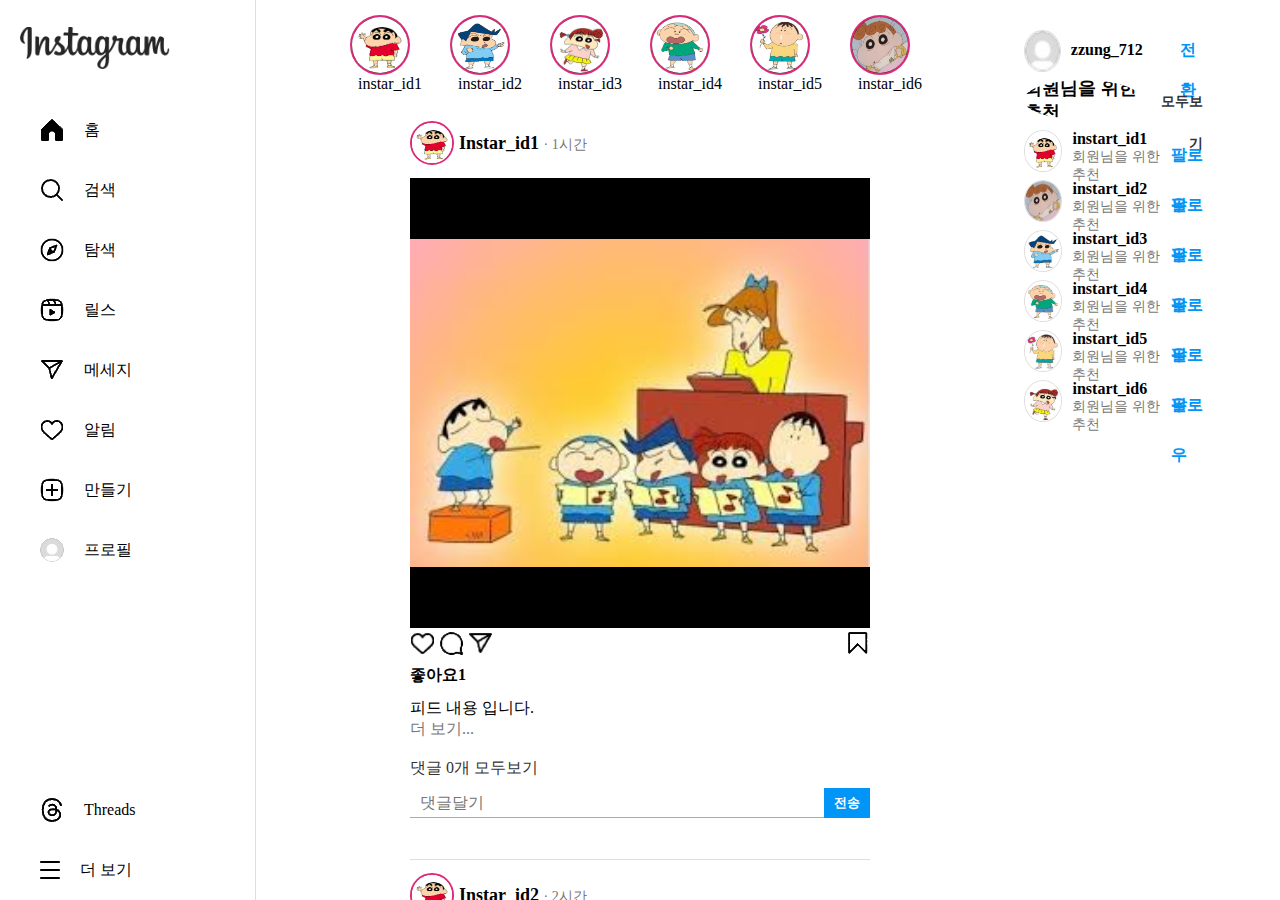
<file: index.html>
<!DOCTYPE html>
<html lang="ko">
<head>
 <meta charset="UTF-8">
 <meta name="viewport" content="width=device-width, initial-scale=1.0">
 <title>Instargram</title>
 <link rel="stylesheet" href="css/reset.css">
 <link rel="stylesheet" href="css/style.css">
 <script src="js/script.js" defer></script>
</head>
<body>
 <div class="wrap">
  <header id="header">
   <div class="menu_wrap">
    <div class="menu">
     <div class="logo">
      <a href="index.html">
       <img src="img/login_logo.png" alt="x">
      </a>
     </div>
     <ul>
      <li><a href="index.html"><img src="img/home.png" alt="x"><p>홈</p></a></li>
      <li class="s_click"><a href="#"><img src="img/search.png" alt="x"><p>검색</p></a></li>
      <li><a href="explore.html"><img src="img/explore.png" alt="x"><p>탐색</p></a></li>
      <li><a href="reels.html"><img src="img/reels.png" alt="x"><p>릴스</p></a></li>
      <li><a href="dm.html"><img src="img/dm.png" alt="x"><p>메세지</p></a></li>
      <li class="l_cilck"><a href="#"><img src="img/like.png" alt="x"><p>알림</p></a></li>
      <li class="c_click"><a href="#"><img src="img/create.png" alt="x"><p>만들기</p></a></li>
      <li><a href="profile.html"><img src="img/profile.png" alt="x"><p>프로필</p></a></li>
     </ul>
    </div>
    <!-- menu end -->
    <div class="hammenu">
     <ul>
      <li><a href="#"><img src="img/threades.png" alt="x"><p>Threads</p></a></li>
      <li><a href="#"><img src="img/hamMenu.png" alt="x"><p>더 보기</p></a></li>
     </ul>
    </div>
   </div>   
   <!-- menu_wrap end -->

   <div class="mobile_menu">
    <div class="menu">
     <div class="logo">
      <a href="index.html">
       <img src="img/home.png" alt="x">
      </a>
     </div>
     <ul>
      <li><a href="index.html"><img src="img/home.png" alt="x"></a></li>
      <li class="m_click"><a href="#"><img src="img/search.png" alt="x"></a></li>
      <li><a href="explore.html"><img src="img/explore.png" alt="x"></a></li>
      <li><a href="reels.html"><img src="img/reels.png" alt="x"></a></li>
      <li><a href="dm.html"><img src="img/dm.png" alt="x"></a></li>
      <li class="m_lclick"><a href="#"><img src="img/like.png" alt="x"></a></li>
      <li class="m_cclick"><a href="#"><img src="img/create.png" alt="x"></a></li>
      <li><a href="profile.html"><img src="img/profile.png" alt="x"></a></li>
     </ul>
    </div>
    <!-- menu end -->
    <div class="hammenu">
     <ul>
      <li><a href="#"><img src="img/threades.png" alt="x"></a></li>
      <li><a href="#"><img src="img/hamMenu.png" alt="x"></a></li>
     </ul>
    </div>
   </div>
   <!-- menu_wrap end -->

<!-- 검색창 -->
   <div class="search_wrap">
    <div class="search">
      <form action="" method="get">
        <ul>
          <li><p>검색</p></li>
          <li><input type="text"></li>
        </ul>
      </form>
    </div>
    <!-- search end -->
    <div class="search_list">
      <p>최근 검색 항목</p>
      <p class="center">최근 검색내역 없음.</p>
    </div>
   </div>
   <!-- search_wrap end -->

   <!-- 알림창 -->
   <div class="like_wrap">
    
   </div>
   <!-- like_wrap end -->
  </header>
  <!-- header end -->

<!-- 만들기창 -->
<div class="create_wrap">
 <div class="create_bg">
  <div class="close">X</div>
 </div>
 <div class="create"></div>
</div>
<!-- create_wrap end -->

  <section id="contents">
   <div class="main_wrap">
    <div class="story">
     <ul>
      <li>
       <a href="#">
        <p><img src="img/zzanggu.PNG" alt="x"></p>
        <p>instar_id1</p>
       </a>
      </li>
      <li>
       <a href="#">
        <p><img src="img/chulsoo.PNG" alt="x"></p>
        <p>instar_id2</p>
       </a>
      </li>
      <li>
       <a href="#">
        <p><img src="img/yuri.PNG" alt="x"></p>
        <p>instar_id3</p>
       </a>
      </li>
      <li>
       <a href="#">
        <p><img src="img/hun.PNG" alt="x"></p>
        <p>instar_id4</p>
       </a>
      </li>
      <li>
       <a href="#">
        <p><img src="img/meanggu.PNG" alt="x"></p>
        <p>instar_id5</p>
       </a>
      </li>
      <li>
       <a href="#">
        <p><img src="img/zzangah.PNG" alt="x"></p>
        <p>instar_id6</p>
       </a>
      </li>
     </ul>
    </div>
    <!-- story end -->
    <div class="feed_wrap">
     <!-- js에서 feed 1~5 for문 돌림 -->
    </div>
    <!-- feed_wrap end -->
   </div>
   <!-- main_wrap end -->
  </section>
  <footer id="footer">
    <div class="connect_wrap">
      <div class="mypage">
        <ul>
          <li><img src="img/profile.png" alt="x"></li>
          <li>
           <p>zzung_712</p>
          </li>
          <li><span>전환</span></li>
        </ul>
      </div>
      <!-- mypage end -->
      <div class="connect">
        <ul class="co_tit">
          <li>회원님을 위한 추천</li>
          <li><a href="#">모두보기</a></li>
        </ul>
        <ul>
          <li><img src="img/zzanggu.PNG" alt="x"></li>
          <li>
            <p>instart_id1</p>
            <p class="txt">회원님을 위한 추천</p>
          </li>
          <li>
            <span class="follow">팔로우</span>
            <span class="following">팔로잉</span>
          </li>
        </ul>
        <ul>
          <li><img src="img/zzangah.PNG" alt="x"></li>
          <li>
            <p>instart_id2</p>
            <p class="txt">회원님을 위한 추천</p>
          </li>
          <li>
            <span class="follow">팔로우</span>
            <span class="following">팔로잉</span>
          </li>
        </ul>
        <ul>
          <li><img src="img/chulsoo.PNG" alt="x"></li>
          <li>
            <p>instart_id3</p>
            <p class="txt">회원님을 위한 추천</p>
          </li>
          <li>
            <span class="follow">팔로우</span>
            <span class="following">팔로잉</span>
          </li>
        </ul>
        <ul>
          <li><img src="img/hun.PNG" alt="x"></li>
          <li>
            <p>instart_id4</p>
            <p class="txt">회원님을 위한 추천</p>
          </li>
          <li>
            <span class="follow">팔로우</span>
            <span class="following">팔로잉</span>
          </li>
        </ul>
        <ul>
          <li><img src="img/meanggu.PNG" alt="x"></li>
          <li>
            <p>instart_id5</p>
            <p class="txt">회원님을 위한 추천</p>
          </li>
          <li>
            <span class="follow">팔로우</span>
            <span class="following">팔로잉</span>
          </li>
        </ul>
        <ul>
          <li><img src="img/yuri.PNG" alt="x"></li>
          <li>
            <p>instart_id6</p>
            <p class="txt">회원님을 위한 추천</p>
          </li>
          <li>
            <span class="follow">팔로우</span>
            <span class="following">팔로잉</span>
          </li>
        </ul>
      </div>
    </div>
    <!-- connect_wrap end -->
  </footer>
 </div>
</body>
</html>
</file>
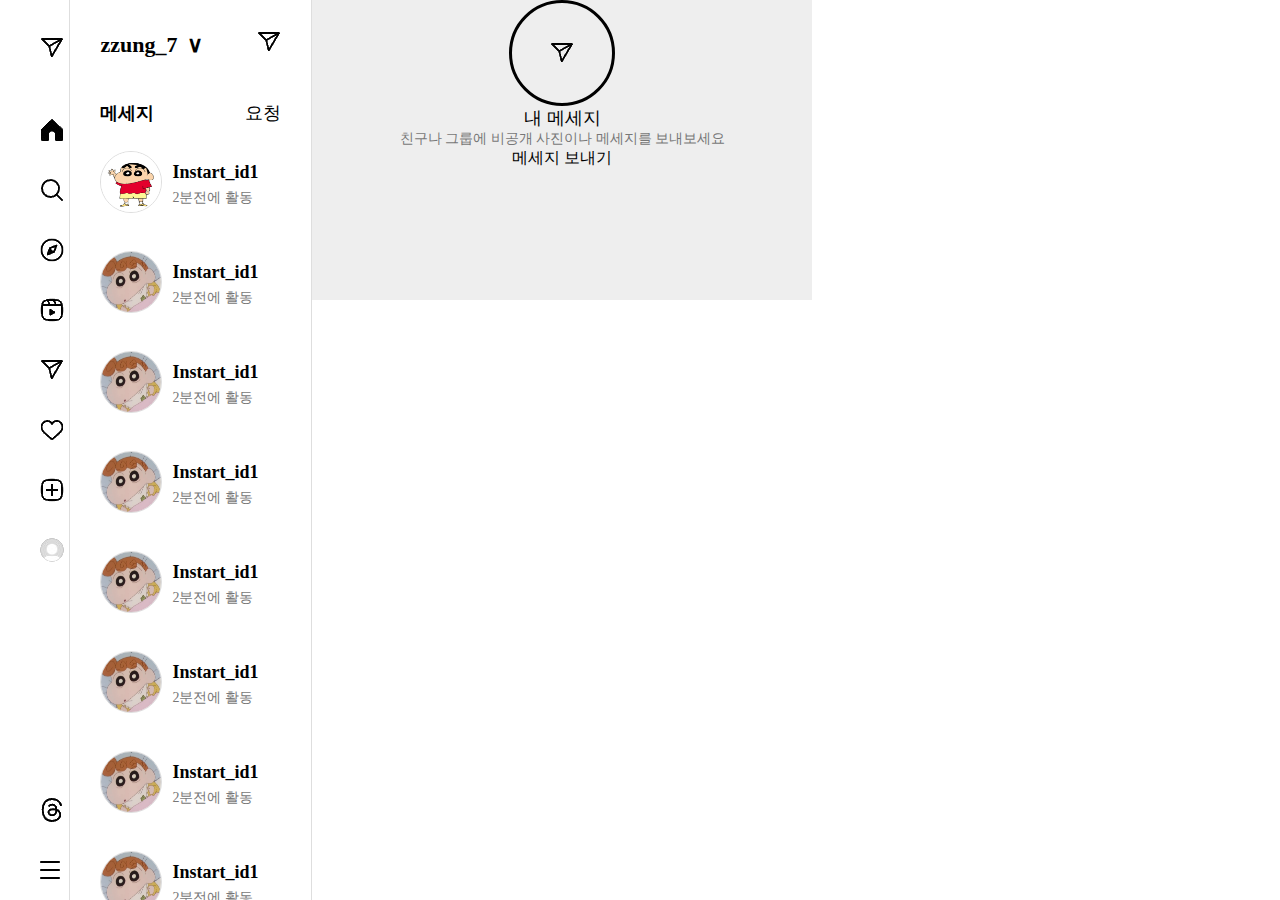
<file: dm.html>
<!DOCTYPE html>
<html lang="en">
<head>
 <meta charset="UTF-8">
 <meta name="viewport" content="width=device-width, initial-scale=1.0">
 <title>받은 메세지함 · Direct</title>
 <link rel="stylesheet" href="css/reset.css">
 <link rel="stylesheet" href="css/dm.css">
</head>
<body>
 <div class="wrap">
  <header id="header">
   <div class="menu_wrap">
    <div class="menu">
     <div class="logo">
      <a href="index.html">
       <img class="logo_dn" src="img/dm.png" alt="x">
      </a>
     </div>
     <ul>
      <li><a href="index.html"><img src="img/home.png" alt="x"><p>홈</p></a></li>
      <li><a href="#"><img src="img/search.png" alt="x"><p>검색</p></a></li>
      <li><a href="explore.html"><img src="img/explore.png" alt="x"><p>탐색</p></a></li>
      <li><a href="reels.html"><img src="img/reels.png" alt="x"><p>릴스</p></a></li>
      <li><a href="dm.html"><img src="img/dm.png" alt="x"><p>메세지</p></a></li>
      <li><a href="like.html"><img src="img/like.png" alt="x"><p>알림</p></a></li>
      <li><a href="create.html"><img src="img/create.png" alt="x"><p>만들기</p></a></li>
      <li><a href="profile.html"><img src="img/profile.png" alt="x"><p>프로필</p></a></li>
     </ul>
    </div>
    <!-- menu end -->
    <div class="hammenu">
     <ul>
      <li><a href="#"><img src="img/threades.png" alt="x"><p>Threads</p></a></li>
      <li><a href="#"><img src="img/hamMenu.png" alt="x"><p>더 보기</p></a></li>
     </ul>
    </div>
   </div>
   <!-- menu_wrap end -->
  </header>
  <!-- header end -->
  <section id="contents">
   <div class="dm_list_wrap">
    <div class="my_id">
     <ul>
      <li><p>zzung_7</p><span>∨</span></li>
      <li><a href="#"><img src="img/dm.png" alt="x"></a></li>
     </ul>
    </div>
    <!-- my_id end -->
    <div class="dm_tit">
     <ul>
      <li>메세지</li>
      <li>요청</li>
     </ul>
    </div>
    <!-- dm_tit end -->
    <div class="dm_list">
      <ul>
       <a href="#">
        <li class="pro_img">
         <img src="img/zzanggu.PNG" alt="x">
        </li>
        <li>
         <p class="dm_id">Instart_id1</p>
         <p class="dm_active">2분전에 활동</p>
        </li>
       </a>
      </ul>
      <ul>
       <a href="#">
        <li class="pro_img">
         <img src="img/zzangah.PNG" alt="x">
        </li>
        <li>
         <p class="dm_id">Instart_id1</p>
         <p class="dm_active">2분전에 활동</p>
        </li>
       </a>
      </ul>
      <ul>
       <a href="#">
        <li class="pro_img">
         <img src="img/zzangah.PNG" alt="x">
        </li>
        <li>
         <p class="dm_id">Instart_id1</p>
         <p class="dm_active">2분전에 활동</p>
        </li>
       </a>
      </ul>
      <ul>
       <a href="#">
        <li class="pro_img">
         <img src="img/zzangah.PNG" alt="x">
        </li>
        <li>
         <p class="dm_id">Instart_id1</p>
         <p class="dm_active">2분전에 활동</p>
        </li>
       </a>
      </ul>
      <ul>
       <a href="#">
        <li class="pro_img">
         <img src="img/zzangah.PNG" alt="x">
        </li>
        <li>
         <p class="dm_id">Instart_id1</p>
         <p class="dm_active">2분전에 활동</p>
        </li>
       </a>
      </ul>
      <ul>
       <a href="#">
        <li class="pro_img">
         <img src="img/zzangah.PNG" alt="x">
        </li>
        <li>
         <p class="dm_id">Instart_id1</p>
         <p class="dm_active">2분전에 활동</p>
        </li>
       </a>
      </ul>
      <ul>
       <a href="#">
        <li class="pro_img">
         <img src="img/zzangah.PNG" alt="x">
        </li>
        <li>
         <p class="dm_id">Instart_id1</p>
         <p class="dm_active">2분전에 활동</p>
        </li>
       </a>
      </ul>
      <ul>
       <a href="#">
        <li class="pro_img">
         <img src="img/zzangah.PNG" alt="x">
        </li>
        <li>
         <p class="dm_id">Instart_id1</p>
         <p class="dm_active">2분전에 활동</p>
        </li>
       </a>
      </ul>
      <ul>
       <a href="#">
        <li class="pro_img">
         <img src="img/zzangah.PNG" alt="x">
        </li>
        <li>
         <p class="dm_id">Instart_id1</p>
         <p class="dm_active">2분전에 활동</p>
        </li>
       </a>
      </ul>
      <ul>
       <a href="#">
        <li class="pro_img">
         <img src="img/zzangah.PNG" alt="x">
        </li>
        <li>
         <p class="dm_id">Instart_id1</p>
         <p class="dm_active">2분전에 활동</p>
        </li>
       </a>
      </ul>
      <ul>
       <a href="#">
        <li class="pro_img">
         <img src="img/zzangah.PNG" alt="x">
        </li>
        <li>
         <p class="dm_id">Instart_id1</p>
         <p class="dm_active">2분전에 활동</p>
        </li>
       </a>
      </ul>
      <ul>
       <a href="#">
        <li class="pro_img">
         <img src="img/zzangah.PNG" alt="x">
        </li>
        <li>
         <p class="dm_id">Instart_id1</p>
         <p class="dm_active">2분전에 활동</p>
        </li>
       </a>
      </ul>
      <ul>
       <a href="#">
        <li class="pro_img">
         <img src="img/zzangah.PNG" alt="x">
        </li>
        <li>
         <p class="dm_id">Instart_id1</p>
         <p class="dm_active">2분전에 활동</p>
        </li>
       </a>
      </ul>
      <ul>
       <a href="#">
        <li class="pro_img">
         <img src="img/zzangah.PNG" alt="x">
        </li>
        <li>
         <p class="dm_id">Instart_id1</p>
         <p class="dm_active">2분전에 활동</p>
        </li>
       </a>
      </ul>
      <ul>
       <a href="#">
        <li class="pro_img">
         <img src="img/zzangah.PNG" alt="x">
        </li>
        <li>
         <p class="dm_id">Instart_id1</p>
         <p class="dm_active">2분전에 활동</p>
        </li>
       </a>
      </ul>
      <ul>
       <a href="#">
        <li class="pro_img">
         <img src="img/zzangah.PNG" alt="x">
        </li>
        <li>
         <p class="dm_id">Instart_id1</p>
         <p class="dm_active">2분전에 활동</p>
        </li>
       </a>
      </ul>
      <ul>
       <a href="#">
        <li class="pro_img">
         <img src="img/zzangah.PNG" alt="x">
        </li>
        <li>
         <p class="dm_id">Instart_id1</p>
         <p class="dm_active">2분전에 활동</p>
        </li>
       </a>
      </ul>
     </div>
     <!-- dm_list end -->
   </div>
   <!-- dm_list_wrap end -->
    <div class="my_dm_wrap">
     <div class="dm_wrap">
      <ul>
       <li>
        <img src="img/dm.png" alt="x">
       </li>
       <li>내 메세지</li>
       <li>친구나 그룹에 비공개 사진이나 메세지를 보내보세요</li>
       <li class="send">메세지 보내기</li>
      </ul>
     </div>
    </div>
    <!-- my_dm_wrap end -->
  </section>
 </div>
</body>
</html>
</file>
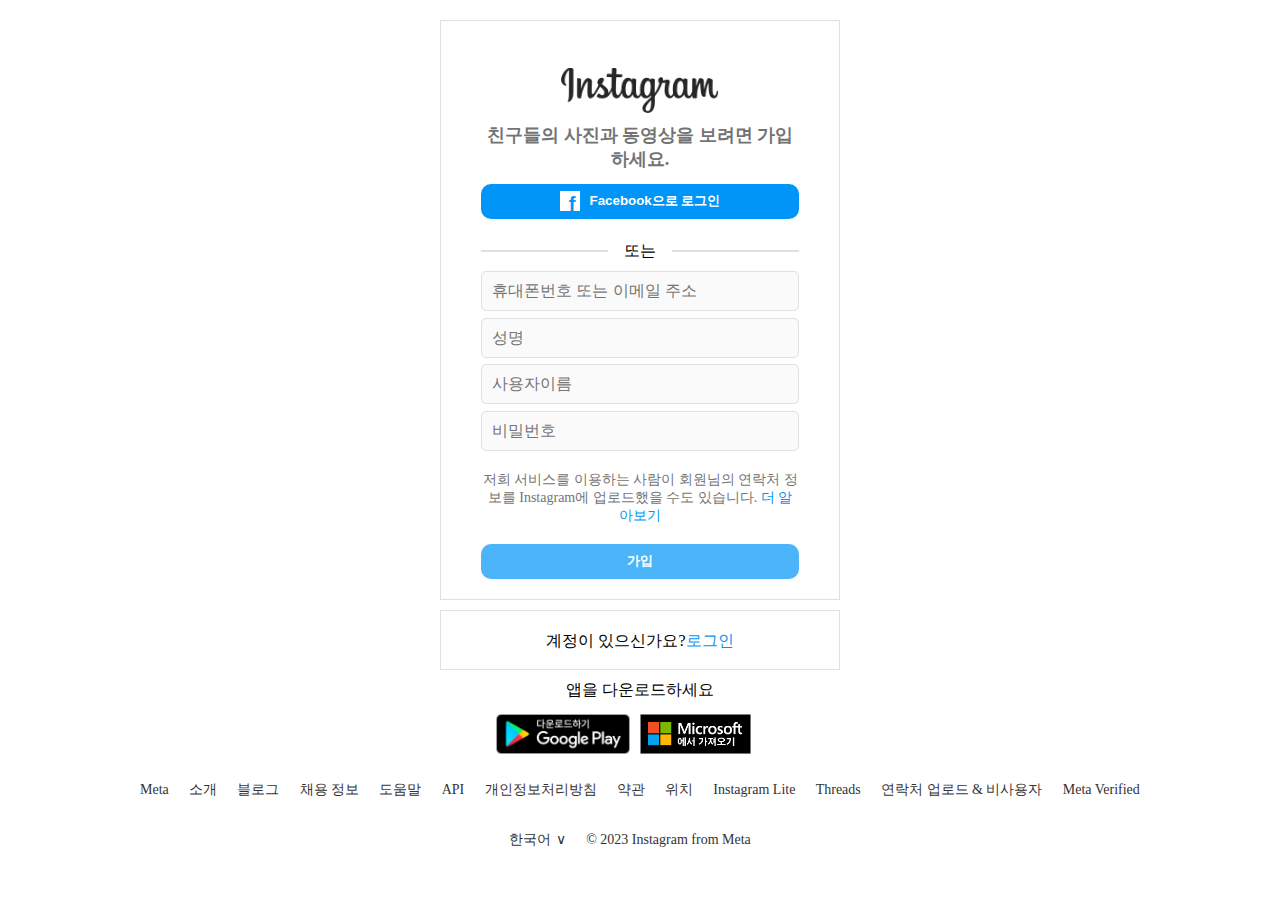
<file: joinus.html>
<!DOCTYPE html>
<html lang="kr">
<head>
 <meta charset="UTF-8">
 <meta name="viewport" content="width=device-width, initial-scale=1.0">
 <title>가입하기·instargram</title>
 <link rel="stylesheet" href="css/joinus.css">
 <link rel="stylesheet" href="css/reset.css">
</head>
<body>
 <div class="wrap">
  <div class="container">
   <div class="joinus_wrap">
    <div class="joinus_box">
     <div class="logo">
      <img src="img/login_logo.png" alt="x">
      <p>친구들의 사진과 동영상을 보려면 가입하세요.</p>
     </div>
     <!-- logo end -->
    <div class="sns_login">
      <ul class="sns">
       <button type="button" onclick="location.href='https://www.facebook.com/?locale=ko_KR'">
       <li><p>f</p></li>
       <li>Facebook으로 로그인</li>
       </button>
      </ul>
    </div>
    <!-- sns_login end -->
    <div class="or">
     <ul>
      <li class="or_line"></li>
      <li><p>또는</p></li>
      <li class="or_line"></li>
     </ul>
    </div>
    <!-- 구분선 or end -->
    <div class="joinus">
     <ul>
      <li><input type="text" placeholder="휴대폰번호 또는 이메일 주소"></li>
      <li><input type="text" placeholder="성명"></li>
      <li><input type="text" placeholder="사용자이름"></li>
      <li><input type="text" placeholder="비밀번호"></li>
     </ul>
    </div>
    <!-- joinus end -->
    <div class="join_txt">
     <p>저희 서비스를 이용하는 사람이 회원님의 연락처 정보를 Instagram에 업로드했을 수도 있습니다. <a href="#">더 알아보기</a></p>
    </div>
    <div class="join_btn">
     <button type="submit" onclick="location.href='login.html'">가입</button>
    </div>
   </div>
    <!-- joinus_box end -->
    <div class="login">
     <p>계정이 있으신가요?<a href="login.html">로그인</a></p>
    </div>
    <!-- login end -->
    <div class="app">
     <ul>
      <li><p>앱을 다운로드하세요</p></li>
      <li><a href="#"><img src="img/googleplay.png" alt="x"></a></li>
      <li><a href="#"><img src="img/microsoft.png" alt="x"></a></li>
     </ul>
    </div>
   </div>
   <!-- joinus_wrap end -->
  </div>
  <!-- joinus_wrap container end -->
  <footer class="footer">
   <div class="container">
    <ul class="f_menu">
     <li><a href="#">Meta</a></li>
      <li><a href="#">소개</a></li>
      <li><a href="#">블로그</a></li>
      <li><a href="#">채용 정보</a></li>
      <li><a href="#">도움말</a></li>
      <li><a href="#">API</a></li>
      <li><a href="#">개인정보처리방침</a></li>
      <li><a href="#">약관</a></li>
      <li><a href="#">위치</a></li>
      <li><a href="#">Instagram Lite</a></li>
      <li><a href="#">Threads</a></li>
      <li><a href="#">연락처 업로드 & 비사용자</a></li>
      <li><a href="#">Meta Verified</a></li>
    </ul>
    <ul class="copy">
     <li>한국어<span>∨</span></li>
     <li>© 2023 Instagram from Meta</li>
    </ul>
   </div>
  </footer>
 </div>
 <!-- wrap end -->
</body>
</html>
</file>
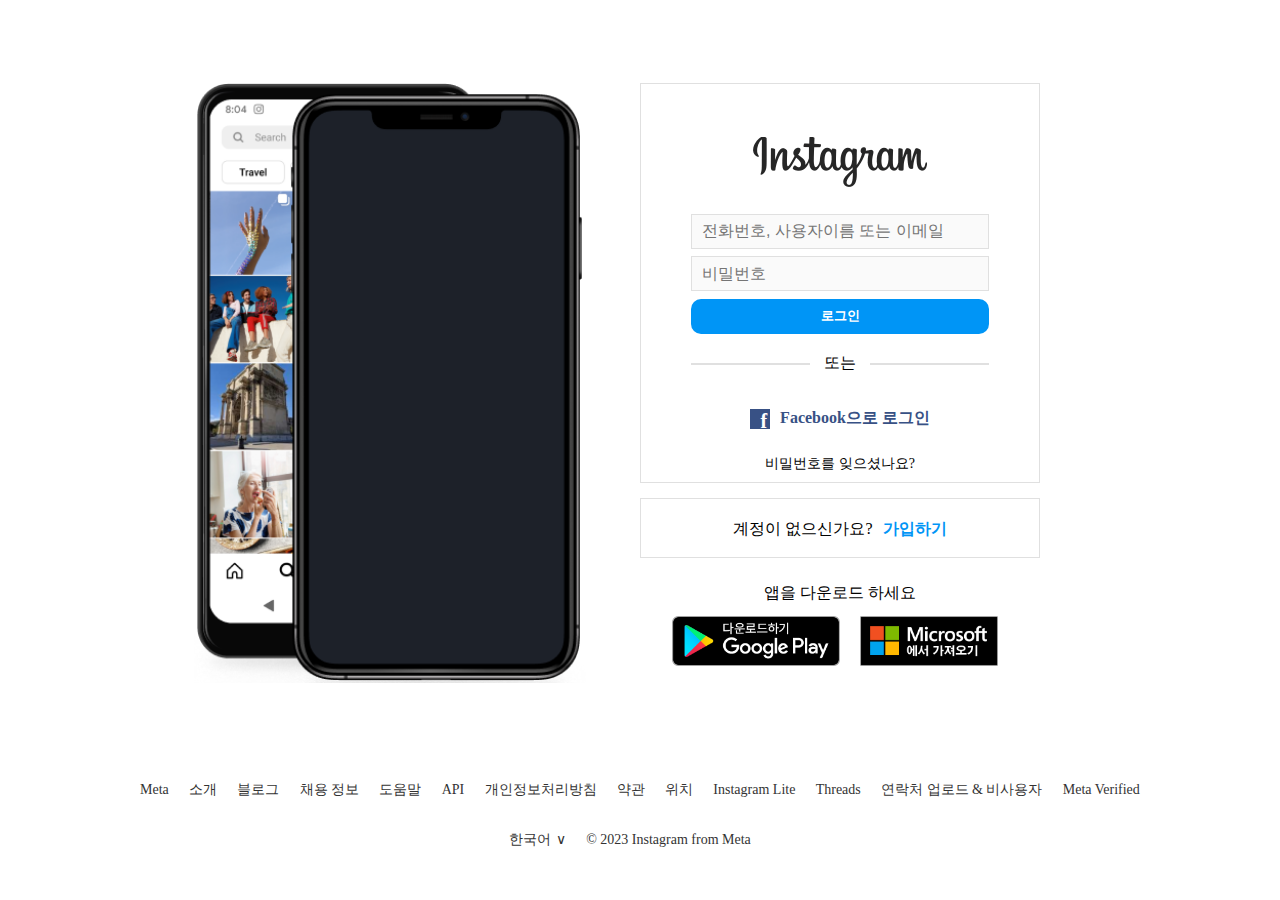
<file: login.html>
<!DOCTYPE html>
<html lang="kr">
<head>
 <meta charset="UTF-8">
 <meta name="viewport" content="width=device-width, initial-scale=1.0">
 <title>instargram</title>
 <link rel="stylesheet" href="css/reset.css">
 <link rel="stylesheet" href="css/login.css">
</head>
<body>
<div class="wrap">
 <section class="login_wrap">
  <div class="container">
   <div class="login_box">
    <div class="left_box">
     <img src="img/phone.png" alt="x">
    </div>
    <div class="right_box">
     <div class="login">
      <div class="logo">
       <a href="login.html">
        <img src="img/login_logo.png" alt="x">
       </a>
      </div>
      <div class="id_wrap">
       <form action="" method="">
        <ul>
         <li><input type="text" placeholder="전화번호, 사용자이름 또는 이메일"></li>
         <li><input type="password" placeholder="비밀번호"></li>
         <li><button type="button" onclick="location.href='index.html'">로그인</button></li>
          <!-- <input type="submit" value="로그인"> -->
        </ul>
       </form>
      </div>
       <div class="or">
        <ul>
         <li class="or_line"></li>
         <li><p>또는</p></li>
         <li class="or_line"></li>
        </ul>
       </div>
       <!-- 구분선 or end -->
       <div class="sns_login">
        <a href="#">
         <ul class="sns" onclick="location.href='https://www.facebook.com/?locale=ko_KR'">
          <li><p>f</p></li>
          <li>Facebook으로 로그인</li>
         </ul>
        </a>
       </div>
       <div class="password_find">
        <p><a href="#">비밀번호를 잊으셨나요?</a></p>
       </div>
      </div>
      <div class="join_wrap">
       <p>계정이 없으신가요? </p><a href="joinus.html">가입하기</a>
      </div>
      <div class="app">
       <ul>
        <li><p>앱을 다운로드 하세요</p></li>
        <li><a href="#"><img src="img/googleplay.png" alt="x"></a></li>
        <li><a href="#"><img src="img/microsoft.png" alt="x"></a></li>
       </ul>
      </div>
     </div>
    </div>
    <!-- login_box end -->
   </div>
  </section>
  <footer class="footer">
   <div class="container">
    <ul class="f_menu">
     <li><a href="#">Meta</a></li>
      <li><a href="#">소개</a></li>
      <li><a href="#">블로그</a></li>
      <li><a href="#">채용 정보</a></li>
      <li><a href="#">도움말</a></li>
      <li><a href="#">API</a></li>
      <li><a href="#">개인정보처리방침</a></li>
      <li><a href="#">약관</a></li>
      <li><a href="#">위치</a></li>
      <li><a href="#">Instagram Lite</a></li>
      <li><a href="#">Threads</a></li>
      <li><a href="#">연락처 업로드 & 비사용자</a></li>
      <li><a href="#">Meta Verified</a></li>
    </ul>
    <ul class="copy">
     <li>한국어<span>∨</span></li>
     <li>© 2023 Instagram from Meta</li>
    </ul>
   </div>
  </footer>
 </div>
</body>
</html>
</file>
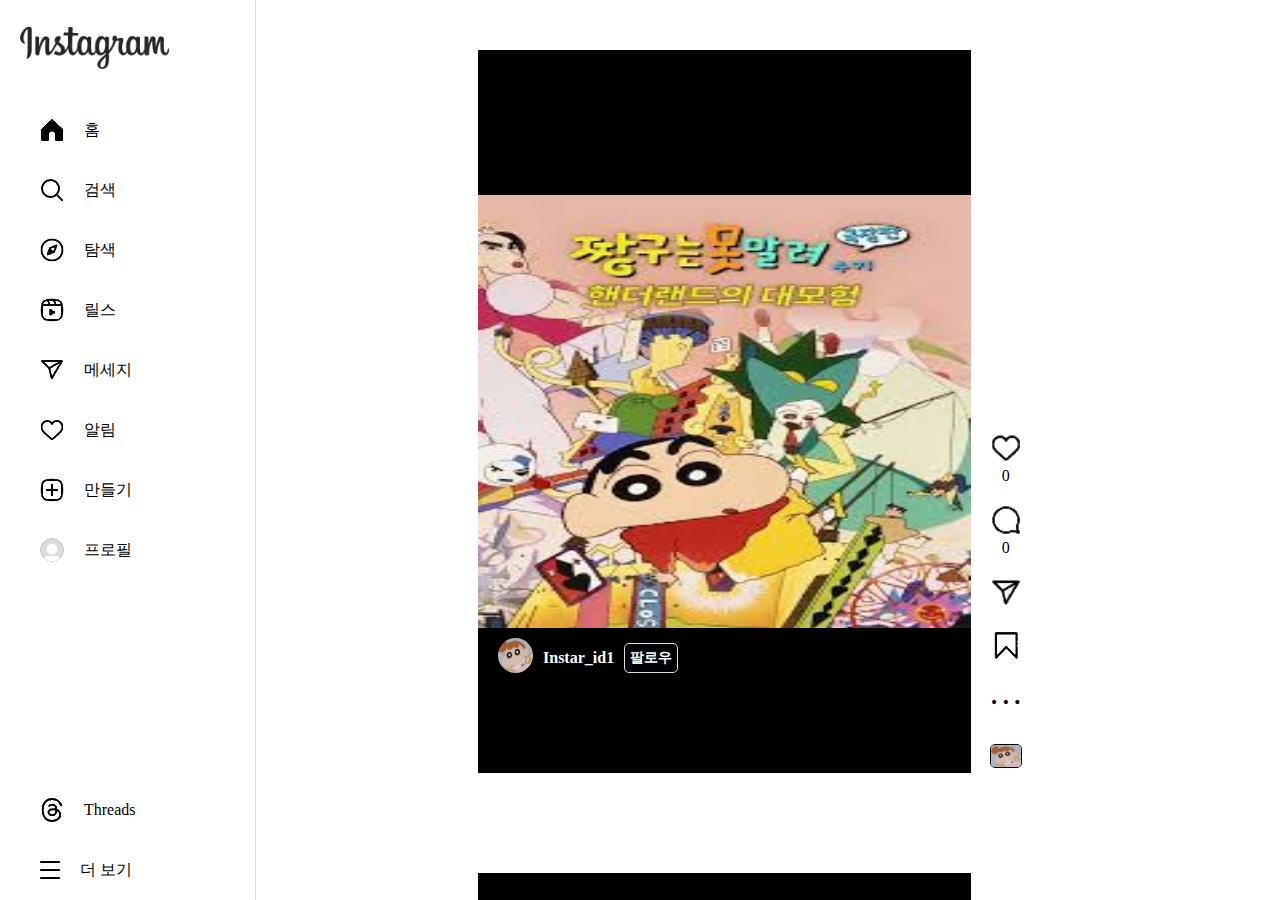
<file: reels.html>
<!DOCTYPE html>
<html lang="ko">
<head>
 <meta charset="UTF-8">
 <meta name="viewport" content="width=device-width, initial-scale=1.0">
 <title>Instargram</title>
 <link rel="stylesheet" href="css/reset.css">
 <link rel="stylesheet" href="css/reels.css">
 <script src="js/script.js" defer></script>
 <script src="js/reels.js" defer></script>
</head>
<body>
 <div class="wrap">
  <header id="header">
   <div class="menu_wrap">
    <div class="menu">
     <div class="logo">
      <a href="index.html">
       <img src="img/login_logo.png" alt="x">
      </a>
     </div>
     <ul>
      <li><a href="index.html"><img src="img/home.png" alt="x"><p>홈</p></a></li>
      <li class="s_click"><a href="#"><img src="img/search.png" alt="x"><p>검색</p></a></li>
      <li><a href="explore.html"><img src="img/explore.png" alt="x"><p>탐색</p></a></li>
      <li><a href="reels.html"><img src="img/reels.png" alt="x"><p>릴스</p></a></li>
      <li><a href="dm.html"><img src="img/dm.png" alt="x"><p>메세지</p></a></li>
      <li class="l_cilck"><a href="#"><img src="img/like.png" alt="x"><p>알림</p></a></li>
      <li class="c_click"><a href="#"><img src="img/create.png" alt="x"><p>만들기</p></a></li>
      <li><a href="profile.html"><img src="img/profile.png" alt="x"><p>프로필</p></a></li>
     </ul>
    </div>
    <!-- menu end -->
    <div class="hammenu">
     <ul>
      <li><a href="#"><img src="img/threades.png" alt="x"><p>Threads</p></a></li>
      <li><a href="#"><img src="img/hamMenu.png" alt="x"><p>더 보기</p></a></li>
     </ul>
    </div>
   </div>   
   <!-- menu_wrap end -->

   <div class="mobile_menu">
    <div class="menu">
     <div class="logo">
      <a href="index.html">
       <img src="img/home.png" alt="x">
      </a>
     </div>
     <ul>
      <li><a href="index.html"><img src="img/home.png" alt="x"></a></li>
      <li class="m_click"><a href="#"><img src="img/search.png" alt="x"></a></li>
      <li><a href="explore.html"><img src="img/explore.png" alt="x"></a></li>
      <li><a href="reels.html"><img src="img/reels.png" alt="x"></a></li>
      <li><a href="dm.html"><img src="img/dm.png" alt="x"></a></li>
      <li class="m_lclick"><a href="#"><img src="img/like.png" alt="x"></a></li>
      <li class="m_cclick"><a href="#"><img src="img/create.png" alt="x"></a></li>
      <li><a href="profile.html"><img src="img/profile.png" alt="x"></a></li>
     </ul>
    </div>
    <!-- menu end -->
    <div class="hammenu">
     <ul>
      <li><a href="#"><img src="img/threades.png" alt="x"></a></li>
      <li><a href="#"><img src="img/hamMenu.png" alt="x"></a></li>
     </ul>
    </div>
   </div>
   <!-- menu_wrap end -->

<!-- 검색창 -->
   <div class="search_wrap">
    <div class="search">
      <form action="" method="get">
        <ul>
          <li><p>검색</p></li>
          <li><input type="text"></li>
        </ul>
      </form>
    </div>
    <!-- search end -->
    <div class="search_list">
      <p>최근 검색 항목</p>
      <p class="center">최근 검색내역 없음.</p>
    </div>
   </div>
   <!-- search_wrap end -->

   <!-- 알림창 -->
   <div class="like_wrap">
    
   </div>
   <!-- like_wrap end -->
  </header>
  <!-- header end -->

<!-- 만들기창 -->
<div class="create_wrap">
 <div class="create_bg">
  <div class="close">X</div>
 </div>
 <div class="create"></div>
</div>
<!-- create_wrap end -->


  <div class="contents">
   <div class="reels_wrap">
    <!-- js reels 5개 반복 -->
   </div>
   <!-- reels_wrap end -->
  </div>
  <!-- contents end -->
 </div>
</body>
</html>
</file>
<file: css/style.css>
@charset "utf-8";
.wrap{width:100%; height:100vh; background:#fff; display:flex;}
#header{width:20%; height:100%;  position: relative;}
.menu_wrap{width:100%; height:100%; padding:0 20px; box-sizing:border-box; display:flex; flex-wrap:wrap; align-content:space-between; position: absolute; top: 0; left: 0; background: #fff; border-right:1px solid #dedede; box-sizing:border-box; z-index:1; transition:all 0.5s;}
.logo{width:100%; height:100px; display:flex; align-items:center;}
.logo img{width:150px;}
.menu{width:100%; height:580px;}
.menu>ul{width:100%; height:100%;}
.menu>ul>li{width:100%; height:60px;}
.menu>ul>li>a{display:flex; width:100%; height:100%; align-items:center; padding:0 20px; box-sizing:border-box; border-radius:10px;} 
.menu>ul>li>a:hover{background:#eee;}
.menu>ul>li>a>p{margin-left:20px;}

.hammenu{width:100%; height:120px;}
.hammenu>ul{width:100%; height:100%;}
.hammenu>ul>li{width:100%; height:60px}
.hammenu>ul>li>a{display:flex; width:100%; height:100%; align-items:center; padding:0 20px; box-sizing:border-box; border-radius:10px;}
.hammenu>ul>li>a:hover{background:#eee;}
.hammenu>ul>li>a>p{margin-left:20px;}

/* mobile_menu */
.mobile_menu{width:17%; height:100%; padding:0 20px; display:flex; flex-wrap:wrap; align-content:space-between; border-right: 1px solid #dedede; position: absolute; top: 0; left: 0; background: #fff;}
.mobile_menu .logo{width:100%; height:100px; display:flex; align-items:center; justify-content: center;}
.mobile_menu .logo img{width:25px;}
.mobile_menu .menu{width:100%; height:580px;}
.mobile_menu .menu>ul{width:100%; height:100%;}
.mobile_menu .menu>ul>li{width:100%; height:60px;}
.mobile_menu .menu>ul>li>a{display:flex; width:100%; height:100%; align-items:center; padding:0 20px; box-sizing:border-box; border-radius:10px;} 
.mobile_menu .menu>ul>li>a:hover{background:#eee;}
.mobile_menu .menu>ul>li>a>p{margin-left:20px;}

.mobile_menu .hammenu{width:100%; height:120px;}
.mobile_menu .hammenu>ul{width:100%; height:100%;}
.mobile_menu .hammenu>ul>li{width:100%; height:60px}
.mobile_menu .hammenu>ul>li>a{display:flex; width:100%; height:100%; align-items:center; padding:0 20px; box-sizing:border-box; border-radius:10px;}
.mobile_menu .hammenu>ul>li>a:hover{background:#eee;}
.mobile_menu .hammenu>ul>li>a>p{margin-left:20px;}

/* search_wrap */
.search_wrap{width: 400px; height: 100vh; border-right: 1px solid #dedede; border-radius: 0 10px 10px 0; box-shadow: 5px 0 10px #eee; position: absolute; top: 0; left: -400px; background: #fff; transition:all 0.5s;}
.search{width: 100%; height: 17vh; border-bottom: 1px solid #dedede; padding: 0 20px; box-sizing: border-box;}
.search>form{width: 100%; height: 100%;}
.search>form>ul{width: 100%; height: 100%;}
.search>form>ul>li{width: 100%; height: 75px; line-height: 75px; display: flex; align-items: center;}
.search>form>ul>li>p{font-size: 25px; font-weight: bold;}
.search>form>ul>li>input{display: block; width: 100%; height: 35px; background: #eee; border: none; padding: 0 10px; box-sizing: border-box; border-radius: 5px;}
.search_list{width: 100%; height: 83vh; padding: 0 20px; box-sizing: border-box; display: flex; flex-wrap: wrap;}
.search_list>p{font-size: 18px; font-weight: bold; color: #333; line-height: 30px; width: 100%;}
.search_list>.center{text-align: center; color: #777; font-size: 16px;}

/* like_wrap start */
.like_wrap{width:400px; height:100vh; background:#000; position:absolute; top:0; left:-400px; transition:all 0.5s;}

/* create_wrap start */
.create_wrap{width:100%; height:100vh; position:absolute; top:0; left:0; display:none; z-index:10;}
.create_bg{width:100%; height:100vh; background:#000000a4; position:absolute; top:0; left:0;}
.close{position:absolute; top:0; right:0; color:#fff; font-size:30px; font-weight:bold; padding:10px 20px; cursor:pointer;}
.create{width:650px; height:700px; background:#fff; position:absolute; top:0; left:0; right:0; bottom:0; margin: auto; border-radius:10px;}





/* cotents start */
#contents{width:60%; height:100%;}
.main_wrap{width:580px; height:100%; background:#fff; margin:0 auto;}
/* story start */
.story{width:100%; height:12vh;}
.story>ul{width:100%; height:100%; display:flex; justify-content:space-between; align-items:center;}
.story>ul>li{width:80px;}
.story>ul>li>a>p{text-align:center;}
.story>ul>li>a>p:first-child{width:60px; height:60px; background:#000; overflow:hidden; display:flex; justify-content:center; align-items:center; border-radius:100%; border:2px solid #DD2A7B; box-sizing:border-box;}
.story>ul>li>a>p>img{width:100%; height:100%;}
/* feed_wrap */
.feed_wrap{width:100%; height:88vh; box-sizing: border-box; padding:0 60px; overflow:scroll; overflow-x:hidden;}
.feed_wrap::-webkit-scrollbar{display:none;}
/* ::-webkit은 브라우저에 사용되는 프레임워크 */
.feed{width:100%; height:95%; border-bottom:1px solid #dedede; box-sizing:border-box;}
.feed_id{width:100%; height:70px;}
.feed_id>ul{width:100%; height:100%;}
.feed_id>ul>a{display:flex; width:100%; height:100%; align-items:center;}
.feed_id>ul>a>li:first-child>p{width:40px; height:40px; overflow:hidden; display:flex; justify-content: center; align-items: center; border-radius:100%; border:2px solid #DD2A7B; margin-right:5px;}
.feed_id>ul>a>li:first-child>p img{width:100%; height:100%;}
.feed_id>ul>a>li>p{font-weight:bold; font-size:18px;}
.feed_id>ul>a>li>p>span{font-weight:normal; color:#777; font-size:14px;}
/* feed_contents */
.feed_contents{width:100%; height:450px; background:#000;}
.feed_contents>li{width:100%; height:100%; display:flex; justify-content:center; align-items: center; overflow:hidden;}
.feed_contents img{width:100%;}
/* feed_comment */
.feed_comment{width:100%; height:60px;}
.feed_comment>.comment_img{width:100%; height:100%;}
.feed_comment>.comment_img>form{width:100%; height:100%; display:flex; justify-content:space-between; align-items: center; flex-wrap:wrap;}
.feed_comment>.comment_img>form p{width:630px; font-weight:bold; }
.feed_comment>.comment_img img{width:25px; cursor:pointer;}
.feed_comment>.comment_img .hate{display:none;}
.feed_comment>.comment_img .save{display:none;}
/* feed_txt */
.feed_txt{width:100%; height:60px; padding-top:10px; box-sizing:border-box;}
.feed_txt>li{width:100%; height:100%;}
.feed_txt>li>p{width:100%;}
.feed_txt>li>span{width:100%; display:block; color:#777; cursor:pointer;}
/* comment start */
.comment{width:100%; height:80px;}
.comment>form{width:100%;height:100%; color:#777;}
.comment>form>li{width:100%; display:flex; height:40px;}
.comment>form>li>a{line-height:40px; color:#333;}
.comment>form>li>input{display:block; width:90%; height:30px; line-height:30px; border:none; border-bottom:1px solid #aaa; padding:0 10px; box-sizing:border-box;}
.comment>form>li>button{width:10%; height:30px; background:#0095f6; color:#fff; font-weight:bold;}
/* 컨텐츠의 갯수를 늘리려면 index에서 feed를 여러개 추가해주면 된다. */

#footer{width:20%; height:100%;}
.connect_wrap{width:100%; height:100%;}
.mypage{width:70%; height:80px;}
.mypage>ul{width:100%; display:flex; padding-top:30px; box-sizing:border-box;}
.mypage>ul>li:first-child{width:40px; height:40px; overflow:hidden; border-radius:100%; border:1px solid #dedede; display:flex; justify-content: center; align-items: center; margin-right:10px;}
.mypage>ul>li:first-child img{width:100%; height:100%;}
.mypage>ul>li{line-height:40px;}
.mypage>ul>li:nth-child(2){width:70%;  font-weight:bold;}
.mypage>ul>li:last-child{width:15%; font-weight:bold; color:#0095f6;}
.mypage>ul>li:last-child span{cursor:pointer;}
.mypage>ul>li:last-child span:hover{color:#000;}
/* connect */
.connect{width:100%; height:350px;}
.connect>ul{width:70%; height:50px; display:flex; justify-content: space-between;}
.connect>.co_tit>li{font-size:18px; font-weight:bold;}
.connect>.co_tit>li:first-child{width:70%; border:none;}
.connect>.co_tit>li:last-child{width:30%; text-align:right; line-height:40px;}
.connect>.co_tit>li>a{font-size:14px; color:#333;}
.connect>.co_tit>li>a:hover{color:#999;}
.connect>ul>li:first-child{width:40px; height:40px; overflow:hidden; border-radius:100%; border:1px solid #dedede; display:flex; justify-content: center; align-items: center; margin-right:10px;}
.connect>ul>li:first-child img{width:100%; height:100%;}

.connect>ul>li:nth-child(2){width:60%;}
.connect>ul>li:nth-child(2)>p{font-weight:bold;}
.connect>ul>li:last-child{width:20%; font-weight:bold; color:#0095f6;}
.connect>ul>li:nth-child(2)>.txt{font-size:14px; color:#777; font-weight:normal;}
.follow{line-height:50px;}
.following{display:none;line-height:50px;}
.connect>ul>li:last-child span{cursor:pointer;}
.connect>ul>li:last-child span:hover{color:#000;}
</file>
<file: css/dm.css>
@charset "utf-8";
.wrap{width:100%; height:100vh; background:#fff; display:flex;}

#header{width:5.5%; height:100%; border-right:1px solid #dedede; box-sizing:border-box;}
.menu_wrap{width:100%; height:100%; padding:0 20px; box-sizing:border-box; display:flex; flex-wrap:wrap; align-content:space-between;}
.logo{width:100%; height:100px; display:flex; align-items:center; padding:0 20px; box-sizing:border-box;}
/* .logo img{width:150px;} */
.menu{width:100%; height:580px;}
.menu>ul{width:100%; height:100%;}
.menu>ul>li{width:100%; height:60px;}
.menu>ul>li>a{display:flex; width:100%; height:100%; align-items:center; padding:0 20px; box-sizing:border-box; border-radius:10px;} 
.menu>ul>li>a:hover{background:#eee;}
.menu>ul>li>a>p{margin-left:20px; display:none;}


.hammenu{width:100%; height:120px;}
.hammenu>ul{width:100%; height:100%;}
.hammenu>ul>li{width:100%; height:60px}
.hammenu>ul>li>a{display:flex; width:100%; height:100%; align-items:center; padding:0 20px; box-sizing:border-box; border-radius:10px;}
.hammenu>ul>li>a:hover{background:#eee;}
.hammenu>ul>li>a>p{margin-left:20px; display:none;}

#contents{width:94.5%; height:100%; display:flex;}
/* dm_list_wrap start */
.dm_list_wrap{width:25%; height:100%; border-right:1px solid #dedede; box-sizing:border-box;}
/* my_id */
.my_id{width:100%; height:10vh;box-sizing:border-box; padding:0 30px;}
.my_id>ul{width:100%; height:100%; display:flex; justify-content: space-between; align-items:center;}
.my_id>ul>li{display:flex; font-size:22px; font-weight:bold;}
.my_id>ul>li>p{margin-right:10px;}
/* dm_tit */
.dm_tit{width:100%; height:5vh;box-sizing:border-box; padding:0 30px;}
.dm_tit>ul{width:100%; height:100%; display:flex; align-items:center; justify-content:space-between; font-size:18px;}
.dm_tit>ul>li:first-child{font-weight:bold;}
/* dm_list */
.dm_list{width:100%; height:85vh; overflow:scroll; overflow-x:hidden;}
.dm_list>ul{width:100%; height:100px;}
.dm_list>ul>a{display:flex; width:100%; height:100%; align-items:center; padding:0 30px; box-sizing:border-box;}
.dm_list>ul li{line-height:25px;}
.dm_list>ul .dm_id{font-size:18px; font-weight:bold;}
.dm_list>ul .dm_active{font-size:14px; color:#777;}
.dm_list>ul img{width:60px; height:60px; border-radius:100%; border:1px solid #dedede; margin-right:10px;}
/* my_dm_wrap */
.my_dm_wrap{width:100%; height:100%;}
.dm_wrap{width:500px; height:300px; background:#eee; text-align:center;}
.dm_wrap>ul{width:100%; height:100%;}
.dm_wrap>ul>li:first-child{width:100px; height:100px; border:3px solid #000; border-radius:100%; display:flex; align-items:center; justify-content:center; margin:0 auto;}
.dm_wrap>ul>li:nth-child(2){font-size:18px;}
.dm_wrap>ul>li:nth-child(3){font-size:14px; color:#777;}
.dm_wrap>ul>.send{}
</file>
<file: css/joinus.css>
@charset "utf-8";
.wrap{width:100%; height:100vh; background:#fff;}
.container{width:1000px; height:auto; margin:0 auto;}
.joinus_wrap{width:400px; height:85vh; margin:0 auto; padding-top:20px; box-sizing:border-box;}
.joinus_box{width:100%; height:580px; border:1px solid #e0e0e0;box-sizing:border-box; padding:0 40px;}
/* logo start */
.logo{width:100%; height:150px; display:flex; flex-wrap:wrap; justify-content:center; align-content:flex-end;}
.logo>img{height:45px;}
.logo>p{font-size:18px; color:#737373; font-weight:bold; width:100%; text-align:center; margin-top:10px;}

/* .sns_login start */
.sns_login{width:100%; height:60px; display:flex; align-items:center;}
.sns{width:100%; height:35px;}
.sns>button{background:#0095f6; width:100%; height:100%; color:#fff; border-radius:10px; display:flex; justify-content:center; align-items: center; font-weight:bold;}
.sns>button>li>p{width:20px; height:20px; background:#fff; color:#0095f6; font-size:20px; text-align:right; line-height:27px; padding-right:4px; box-sizing:border-box; margin-right:10px;}

/* or start */
.or{width:100%; height:40px;}
.or>ul{display:flex; width:100%; height:100%; align-items:center; justify-content: space-between;}
.or>ul>.or_line{width:40%; height:2px; background:#e0e0e0;}

/* joinus start */
.joinus{width:100%; height:180px;}
.joinus>ul{width:100%; height:100%; display:flex; flex-wrap:wrap; align-content:space-between;}
.joinus>ul>li{width:100%; height:40px;}
.joinus>ul>li>input{display:block; width:100%; height:100%; box-sizing:border-box; border:1px solid #e0e0e0; padding:0 10px; border-radius:5px; background:#fafafa;}

/* join_txt */
.join_txt{width:100%; height:60px; font-size:14px; text-align:center; color:#737373;}
.join_txt>p{margin-top:20px;}
.join_txt>p>a{color:#0095f6;}
.join_btn{width:100%; height:60px; display:flex; align-items:center;}
.join_btn>button{width:100%; height:35px; background:rgba(0, 149, 246,0.7); color:#fff; font-weight:bold; border-radius: 10px;}

/* login start */
.login{width:100%; height:60px; border:1px solid #e0e0e0; box-sizing:border-box; margin-top:10px; text-align:center; line-height:60px;}
.login a{color:#0095f6;}

/* app start */
.app{width:100%; height:100px; text-align:center; display:flex; align-content:space-around;}
.app>ul{display:flex; flex-wrap:wrap;}
.app>ul>li:first-child{width:100%;}
.app>ul>li{width:50%;}
.app>ul>li:nth-child(2){text-align:right; padding-right:10px; box-sizing:border-box;}
.app>ul>li:nth-child(3){text-align:left;}
.app>ul>li>p{width:100%; padding-top:10px; box-sizing:border-box;}
.app img{height:40px;}

/* footer start */
.footer{width:100%; height:15vh; font-size:14px; color:#333;}
.f_menu{width:100%; display:flex; justify-content:space-between; line-height:50px;}
.copy{display:flex; justify-content:center; line-height:50px;}
.copy>li{margin-right:20px;}
.copy>li>span{margin-left:5px;}
</file>
<file: css/login.css>
@charset "utf-8";
input{border:1px solid #e0e0e0; box-sizing:border-box;}
.wrap{width:100%; height:100vh; background:#fff;}
.container{width:1000px; height:100%; margin:0 auto;}
.login_wrap{width:100%; height:85vh;}
.login_box {width:100%; height:100%; display:flex; align-items:center; justify-content:center;}
.left_box{width:50%; height:600px; display:flex; justify-content:center; align-items:center;}
.left_box img{display:block; height:100%;}
.right_box{width:50%; height:600px;}
.login{width:80%; height:400px; border:1px solid #e0e0e0; padding:0 50px; box-sizing:border-box; padding-top:30px;}
.logo{width:100%; height:100px; background:#fff; display:flex; justify-content: center; align-items: center;}
.logo>a{display:block;}
.id_wrap>form>ul{width:100%; height:120px; display:flex; align-content:space-between; flex-wrap:wrap;}
.id_wrap>form>ul>li{width:100%; height:35px;}
.id_wrap>form>ul>li>input{width:100%; height:100%; display:block; padding:0 10px; box-sizing:border-box; background:#fafafa;}
.id_wrap>form>ul>li>button{width:100%; height:100%; background:rgb(0, 149, 246); color:#fff; font-weight:bold; border-radius:10px;}

.or{width:100%; height:60px;}
.or>ul{display:flex; width:100%; height:100%; align-items:center; justify-content: space-between;}
.or>ul>.or_line{width:40%; height:2px; background:#e0e0e0;}

.sns_login{width:100%; height:50px;}
.sns_login>a{display:block;}
.sns{display:flex; justify-content:center; width:100%; height:50px; align-items: center;}
.sns>li>p{width:20px; height:20px; background:#385185; color:#fff; font-weight:bold; text-align:right; line-height:24px; font-size:20px; padding-right:3px; box-sizing: border-box; margin-right:10px;}
.sns>li:last-child{color:#385185; font-weight:bold;}
.password_find{width:100%; height:40px; text-align:center; line-height:40px; font-size:14px;}

.join_wrap{width:80%; height:60px; border:1px solid #e0e0e0; box-sizing:border-box; display:flex; justify-content: center; line-height:60px; margin:15px 0;}
.join_wrap>a{margin-left:10px; color:#0095f6; font-weight:bold;}
.app{width:80%; height:100px;}
.app>ul{display:flex; flex-wrap:wrap; width:100%; height:100%;  text-align:center; justify-content:center;}
.app>ul>li{width:50%;}
.app>ul>li>a{display:block; width:100%; height:100%; text-align: right;}
.app>ul>li:last-child>a{text-align:left; margin-left:20px;}
.app>ul>li:nth-child(1){width:100%; line-height:40px;}
.app img{height:50px;}

.footer{width:100%; height:15vh; font-size:14px; color:#333;}
.f_menu{width:100%; display:flex; justify-content:space-between; line-height:50px;}
.copy{display:flex; justify-content:center; line-height:50px;}
.copy>li{margin-right:20px;}
.copy>li>span{margin-left:5px;}
</file>
<file: css/reels.css>
@charset "utf-8";
.wrap{width:100%; height:100vh; background:#fff; display:flex;}
#header{width:20%; height:100%;  position: relative;}
.menu_wrap{width:100%; height:100%; padding:0 20px; box-sizing:border-box; display:flex; flex-wrap:wrap; align-content:space-between; position: absolute; top: 0; left: 0; background: #fff; border-right:1px solid #dedede; box-sizing:border-box; z-index:1; transition:all 0.5s;}
.logo{width:100%; height:100px; display:flex; align-items:center;}
.logo img{width:150px;}
.menu{width:100%; height:580px;}
.menu>ul{width:100%; height:100%;}
.menu>ul>li{width:100%; height:60px;}
.menu>ul>li>a{display:flex; width:100%; height:100%; align-items:center; padding:0 20px; box-sizing:border-box; border-radius:10px;} 
.menu>ul>li>a:hover{background:#eee;}
.menu>ul>li>a>p{margin-left:20px;}

.hammenu{width:100%; height:120px;}
.hammenu>ul{width:100%; height:100%;}
.hammenu>ul>li{width:100%; height:60px}
.hammenu>ul>li>a{display:flex; width:100%; height:100%; align-items:center; padding:0 20px; box-sizing:border-box; border-radius:10px;}
.hammenu>ul>li>a:hover{background:#eee;}
.hammenu>ul>li>a>p{margin-left:20px;}

/* mobile_menu */
.mobile_menu{width:17%; height:100%; padding:0 20px; display:flex; flex-wrap:wrap; align-content:space-between; border-right: 1px solid #dedede; position: absolute; top: 0; left: 0; background: #fff;}
.mobile_menu .logo{width:100%; height:100px; display:flex; align-items:center; justify-content: center;}
.mobile_menu .logo img{width:25px;}
.mobile_menu .menu{width:100%; height:580px;}
.mobile_menu .menu>ul{width:100%; height:100%;}
.mobile_menu .menu>ul>li{width:100%; height:60px;}
.mobile_menu .menu>ul>li>a{display:flex; width:100%; height:100%; align-items:center; padding:0 20px; box-sizing:border-box; border-radius:10px;} 
.mobile_menu .menu>ul>li>a:hover{background:#eee;}
.mobile_menu .menu>ul>li>a>p{margin-left:20px;}

.mobile_menu .hammenu{width:100%; height:120px;}
.mobile_menu .hammenu>ul{width:100%; height:100%;}
.mobile_menu .hammenu>ul>li{width:100%; height:60px}
.mobile_menu .hammenu>ul>li>a{display:flex; width:100%; height:100%; align-items:center; padding:0 20px; box-sizing:border-box; border-radius:10px;}
.mobile_menu .hammenu>ul>li>a:hover{background:#eee;}
.mobile_menu .hammenu>ul>li>a>p{margin-left:20px;}

/* search_wrap */
.search_wrap{width: 400px; height: 100vh; border-right: 1px solid #dedede; border-radius: 0 10px 10px 0; box-shadow: 5px 0 10px #eee; position: absolute; top: 0; left: -400px; background: #fff; transition:all 0.5s;}
.search{width: 100%; height: 17vh; border-bottom: 1px solid #dedede; padding: 0 20px; box-sizing: border-box;}
.search>form{width: 100%; height: 100%;}
.search>form>ul{width: 100%; height: 100%;}
.search>form>ul>li{width: 100%; height: 75px; line-height: 75px; display: flex; align-items: center;}
.search>form>ul>li>p{font-size: 25px; font-weight: bold;}
.search>form>ul>li>input{display: block; width: 100%; height: 35px; background: #eee; border: none; padding: 0 10px; box-sizing: border-box; border-radius: 5px;}
.search_list{width: 100%; height: 83vh; padding: 0 20px; box-sizing: border-box; display: flex; flex-wrap: wrap;}
.search_list>p{font-size: 18px; font-weight: bold; color: #333; line-height: 30px; width: 100%;}
.search_list>.center{text-align: center; color: #777; font-size: 16px;}

/* like_wrap start */
.like_wrap{width:400px; height:100vh; background:#000; position:absolute; top:0; left:-400px; transition:all 0.5s;}

/* create_wrap start */
.create_wrap{width:100%; height:100vh; position:absolute; top:0; left:0; display:none; z-index:10;}
.create_bg{width:100%; height:100vh; background:#000000a4; position:absolute; top:0; left:0;}
.close{position:absolute; top:0; right:0; color:#fff; font-size:30px; font-weight:bold; padding:10px 20px; cursor:pointer;}
.create{width:650px; height:700px; background:#fff; position:absolute; top:0; left:0; right:0; bottom:0; margin: auto; border-radius:10px;}


/* contents start */
.contents{width:80%; height:100vh; overflow:scroll; overflow-x: hidden;}
.contents::-webkit-scrollbar{display:none;}
.reels_wrap{width:580px; height:100%;  margin:0 auto; padding-top:50px; box-sizing:border-box;}
.reels{width:100%; height:85%; display:flex; margin-bottom:100px;}
/* reels_img */
.reels_img{width:85%; height:100%; position:relative;}
.reels_img>ul{width:100%; height:100%;}
.reels_img>ul>li{width:100%; height:100%; background:#000; display:flex; align-items:center;}
.reels_img>ul>li>img{width:100%; height:60%;}
/* reels_txt */
.reels_txt{width:100%; height:140px;position:absolute; bottom:0; left:0; color:#fff; padding-left:20px;}
.reels_id{width:100%; height:50px; display:flex; font-weight:bold; align-items:center;}
.reels_id img{width:35px; height:35px; border-radius: 100%; margin-right:10px;}
.reels_id p{padding:5px; border:1px solid #dedede; border-radius:5px; margin-left:10px; font-size:14px;}

/* reels_comment start */
.reels_comment{width:15%; height:100%; display:flex; align-items:flex-end;}
.reels_comment>ul{width:100%; height:360px; display:flex; flex-wrap:wrap; align-items:flex-end;} 
.reels_comment>ul>li{width:80%; /*text-align:center; */ /*padding-left:20px; box-sizing:border-box;*/ text-align:center;}
.reels_comment>ul>li:hover{opacity:0.5; cursor:pointer;}
.reels_comment>ul>li>.add_txt{font-size:35px;}
.reels_comment img{width:30px;}
.reels_comment>ul>li:last-child>img{border:1px solid #000; border-radius:5px;}

/* 좋아요, 저장하기 css */
.hate,.save{display:none;}
</file>
